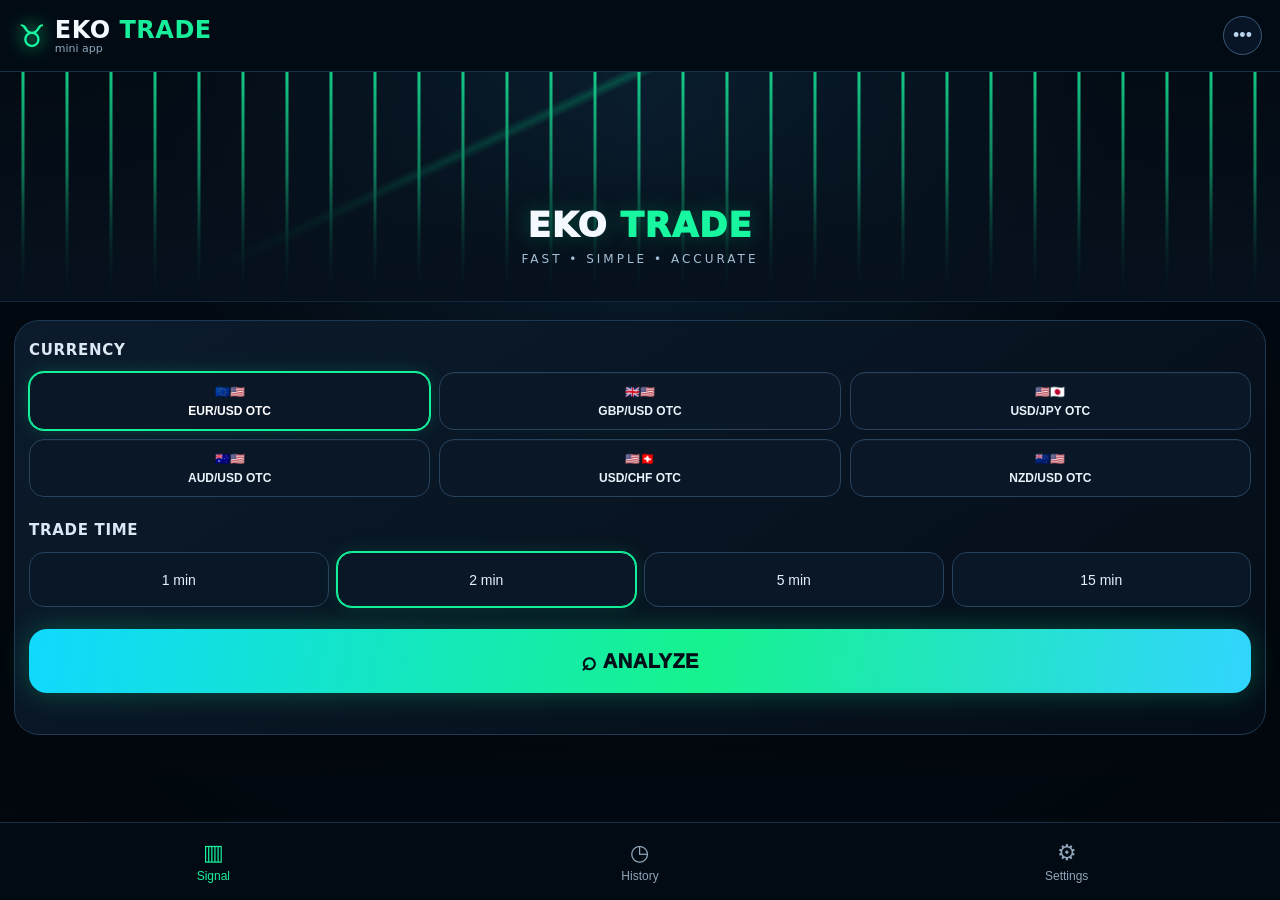
<file: frontend/index.html>
<!doctype html>
<html lang="en">
<head>
  <meta charset="UTF-8">
  <meta name="viewport" content="width=device-width,initial-scale=1,viewport-fit=cover">
  <title>EKO TRADE</title>
<link rel="stylesheet" href="/styles.css">
  <script src="https://telegram.org/js/telegram-web-app.js?64"></script>
</head>
<body>
  <div class="app">
    <header class="topbar">
      <div class="brand">
        <div class="bull">♉</div>
        <div>
          <div class="brand-name">EKO <span>TRADE</span></div>
          <div class="brand-sub">mini app</div>
        </div>
      </div>
      <button class="menu" aria-label="Menu">•••</button>
    </header>

    <main id="main">
      <section id="home" class="screen active">
        <div class="hero">
          <div class="candles" aria-hidden="true"></div>
          <div class="hero-content">
            <div class="hero-title">EKO <span>TRADE</span></div>
            <div class="hero-sub">FAST • SIMPLE • ACCURATE</div>
          </div>
        </div>

        <div class="card">
          <label>CURRENCY</label>
          <div id="pairs" class="pair-grid">
            <button class="pair selected" data-pair="EUR/USD OTC">🇪🇺🇺🇸 <b>EUR/USD OTC</b></button>
            <button class="pair" data-pair="GBP/USD OTC">🇬🇧🇺🇸 <b>GBP/USD OTC</b></button>
            <button class="pair" data-pair="USD/JPY OTC">🇺🇸🇯🇵 <b>USD/JPY OTC</b></button>
            <button class="pair" data-pair="AUD/USD OTC">🇦🇺🇺🇸 <b>AUD/USD OTC</b></button>
            <button class="pair" data-pair="USD/CHF OTC">🇺🇸🇨🇭 <b>USD/CHF OTC</b></button>
            <button class="pair" data-pair="NZD/USD OTC">🇳🇿🇺🇸 <b>NZD/USD OTC</b></button>
          </div>

          <label class="time-label">TRADE TIME</label>
          <div id="durations" class="duration-grid">
            <button class="duration" data-minutes="1">1 min</button>
            <button class="duration selected" data-minutes="2">2 min</button>
            <button class="duration" data-minutes="5">5 min</button>
            <button class="duration" data-minutes="15">15 min</button>
          </div>

          <button id="analyze" class="analyze">
            <span class="magnify">⌕</span> ANALYZE
          </button>
          <div id="error" class="error"></div>
        </div>
      </section>

      <section id="result" class="screen result-screen">
        <div class="result-title">ANALYSIS RESULT</div>
        <div id="signal-card" class="signal-card">
          <div id="signal-icon" class="signal-icon">↑</div>
          <div id="signal" class="signal">BUY</div>
          <div id="result-meta" class="result-meta">EUR/USD · 2 min</div>
        </div>
        <button id="again" class="analyze">↻ &nbsp; ANALYZE AGAIN</button>
        <button id="change" class="secondary">← &nbsp; CHANGE PAIR</button>
      </section>
    </main>

    <nav class="bottom">
      <button class="nav active" data-screen="home"><span>▥</span>Signal</button>
      <button class="nav" id="historyBtn"><span>◷</span>History</button>
      <button class="nav" id="settingsBtn"><span>⚙</span>Settings</button>
    </nav>
  </div>
<script src="/app.js"></script>
</body>
</html>
</file>
<file: styles.css>
*{box-sizing:border-box}html,body{margin:0;min-height:100%;font-family:Inter,system-ui,-apple-system,BlinkMacSystemFont,"Segoe UI",sans-serif;background:#030a12;color:#f4f8ff}body{overflow-x:hidden}.app{min-height:100vh;background:radial-gradient(circle at 50% 15%,#0b2032 0,#030a12 48%,#02070d 100%);padding-bottom:78px}.topbar{height:72px;display:flex;align-items:center;justify-content:space-between;padding:10px 18px;border-bottom:1px solid #16304a;background:rgba(3,11,20,.94);position:sticky;top:0;z-index:5}.brand{display:flex;align-items:center;gap:9px}.bull{font-size:31px;color:#19f6a0;filter:drop-shadow(0 0 9px #0cff9a)}.brand-name{font-size:24px;font-weight:900;letter-spacing:.5px}.brand-name span{color:#18ee9a}.brand-sub{font-size:11px;color:#91a7bc;margin-top:-2px}.menu{border:1px solid #3a5a79;background:#081526;color:#b9d3ed;border-radius:50%;width:39px;height:39px;font-size:18px}.hero{height:230px;position:relative;overflow:hidden;border-bottom:1px solid #10263b;background:linear-gradient(180deg,rgba(5,23,39,.1),#06111d)}.hero:after{content:"";position:absolute;inset:0;background:linear-gradient(180deg,transparent 45%,#06111d 100%)}.candles{position:absolute;inset:0;opacity:.8;background:repeating-linear-gradient(90deg,transparent 0 21px,#19f6a0 22px 24px,transparent 25px 44px),linear-gradient(155deg,transparent 35%,rgba(0,255,160,.28) 36%,transparent 37%);mask-image:linear-gradient(180deg,#fff,transparent)}.hero-content{position:absolute;z-index:1;left:0;right:0;bottom:35px;text-align:center}.hero-title{font-size:34px;font-weight:950;letter-spacing:1px;text-shadow:0 0 22px rgba(0,255,150,.22)}.hero-title span{color:#19f6a0}.hero-sub{font-size:12px;letter-spacing:3px;color:#a6bfd4;margin-top:7px}.card{margin:18px 14px 0;padding:20px 14px 17px;border:1px solid #1d3953;border-radius:25px;background:linear-gradient(145deg,rgba(12,28,45,.97),rgba(4,13,23,.97));box-shadow:0 20px 60px rgba(0,0,0,.25)}label{display:block;font-size:15px;font-weight:800;letter-spacing:.7px;color:#dce9f5;margin-bottom:13px}.pair-grid{display:grid;grid-template-columns:repeat(3,1fr);gap:9px}.pair{min-height:58px;border:1px solid #28435e;border-radius:15px;background:#091727;color:#eaf3fb;font-size:12px;box-shadow:inset 0 1px rgba(255,255,255,.03)}.pair b{display:block;margin-top:5px}.pair.selected{border-color:#13f29a;box-shadow:0 0 0 1px #13f29a,0 0 18px rgba(19,242,154,.18);color:#fff}.time-label{margin-top:24px}.duration-grid{display:grid;grid-template-columns:repeat(4,1fr);gap:8px}.duration{height:55px;border:1px solid #28435e;border-radius:15px;background:#091727;color:#e6f0fa;font-size:14px}.duration.selected{border-color:#13f29a;box-shadow:0 0 0 1px #13f29a,0 0 18px rgba(19,242,154,.15)}.analyze{width:100%;height:64px;border:0;border-radius:18px;margin-top:22px;background:linear-gradient(100deg,#11d9ff,#16f28e 55%,#31d5ff);color:#03101a;font-size:20px;font-weight:950;letter-spacing:.5px;box-shadow:0 0 28px rgba(16,232,155,.28)}.analyze:active,.secondary:active,.pair:active,.duration:active{transform:scale(.985)}.magnify{font-size:26px;vertical-align:-2px}.error{color:#ff8f9b;font-size:12px;text-align:center;min-height:16px;margin-top:8px}.bottom{position:fixed;left:0;right:0;bottom:0;height:78px;background:rgba(3,12,21,.97);border-top:1px solid #183149;display:grid;grid-template-columns:repeat(3,1fr);z-index:10}.nav{border:0;background:none;color:#91a6ba;font-size:12px}.nav span{display:block;font-size:22px;margin-bottom:3px}.nav.active{color:#17f19b}.screen{display:none}.screen.active{display:block}.result-screen{padding:24px 14px}.result-title{text-align:center;letter-spacing:2px;color:#bfd0df;font-size:14px;margin:18px 0 26px}.signal-card{border:1px solid #10ed9a;border-radius:28px;min-height:390px;background:radial-gradient(circle at 50% 32%,rgba(0,255,160,.16),transparent 37%),linear-gradient(145deg,rgba(0,75,59,.65),rgba(3,16,25,.98));display:flex;flex-direction:column;align-items:center;justify-content:center;box-shadow:0 0 35px rgba(0,255,150,.18),inset 0 0 45px rgba(0,255,150,.06)}.signal-icon{width:142px;height:142px;border:3px solid #18f4a0;border-radius:50%;display:grid;place-items:center;font-size:70px;color:#18f4a0;box-shadow:0 0 35px rgba(0,255,150,.2);margin-bottom:22px}.signal{font-size:68px;font-weight:1000;letter-spacing:2px;color:#15efa0;text-shadow:0 0 25px rgba(0,255,160,.3)}.result-meta{margin-top:18px;padding:16px 30px;border:1px solid #1a4661;border-radius:16px;background:#071827;color:#dce9f4;font-size:17px}.secondary{width:100%;height:58px;margin-top:14px;border:1px solid #203e58;border-radius:17px;background:#071524;color:#e8f0f8;font-size:16px;font-weight:750}@media(max-width:370px){.pair-grid{gap:6px}.pair{font-size:11px}.hero-title{font-size:30px}.signal{font-size:58px}}
</file>
